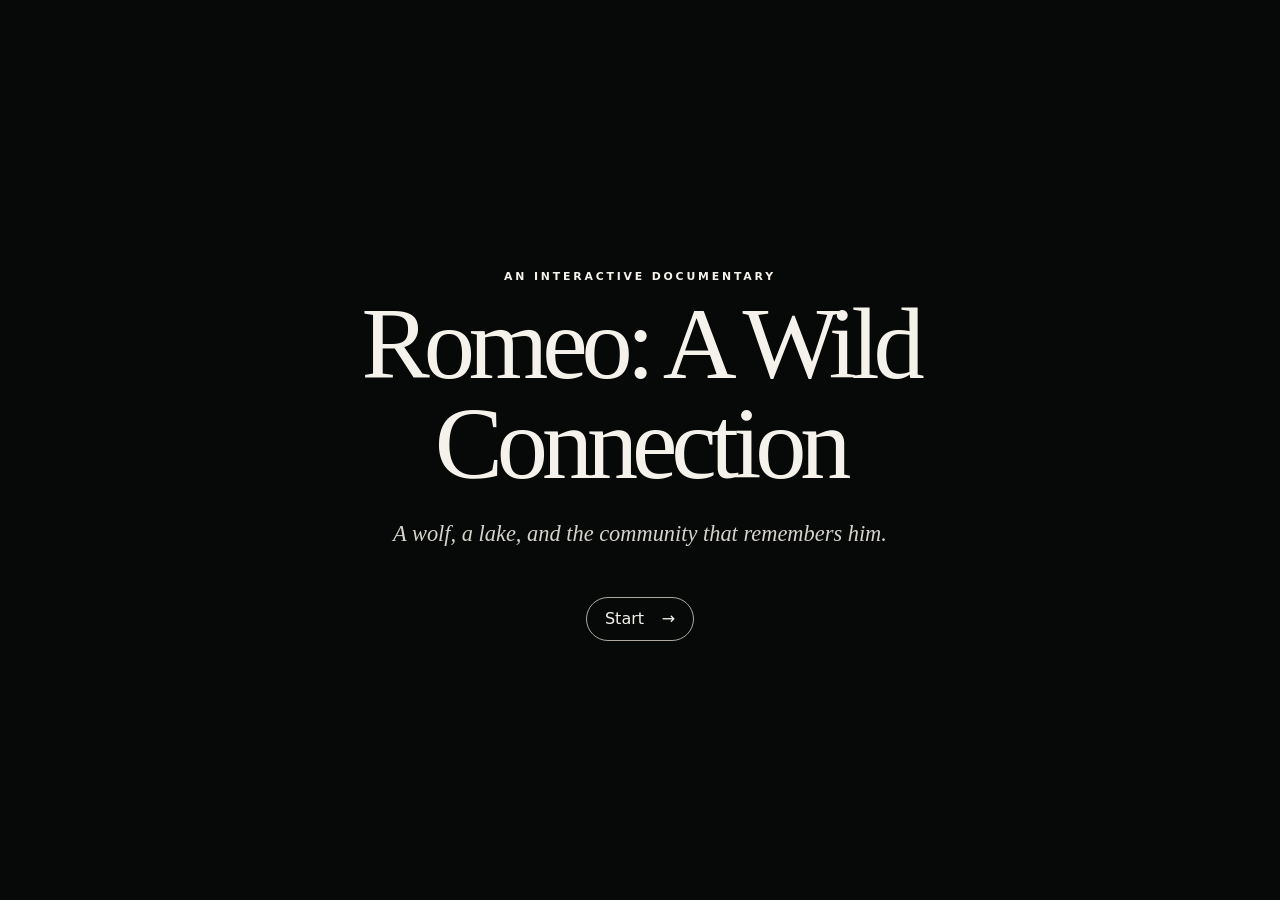
<file: index.html>
<!doctype html>
<html lang="en">
<head>
<meta charset="utf-8">
<meta name="viewport" content="width=device-width, initial-scale=1">
<meta name="description" content="Follow the pawprints of Romeo, a wild wolf remembered by the community of Juneau, Alaska.">
<title>Romeo: A Wild Connection</title>
<link rel="stylesheet" href="opening.css">
<link rel="stylesheet" href="location.css">
</head>
<body class="title-page">
<main class="title-copy">
<p class="eyebrow">An interactive documentary</p>
<h1>Romeo: A Wild Connection</h1>
<p class="subtitle">A wolf, a lake, and the community that remembers him.</p>
<a class="start" href="footprints.html">Start <span aria-hidden="true">→</span></a>
</main>
<script src="ambience.js"></script>
</body>
</html>
</file>
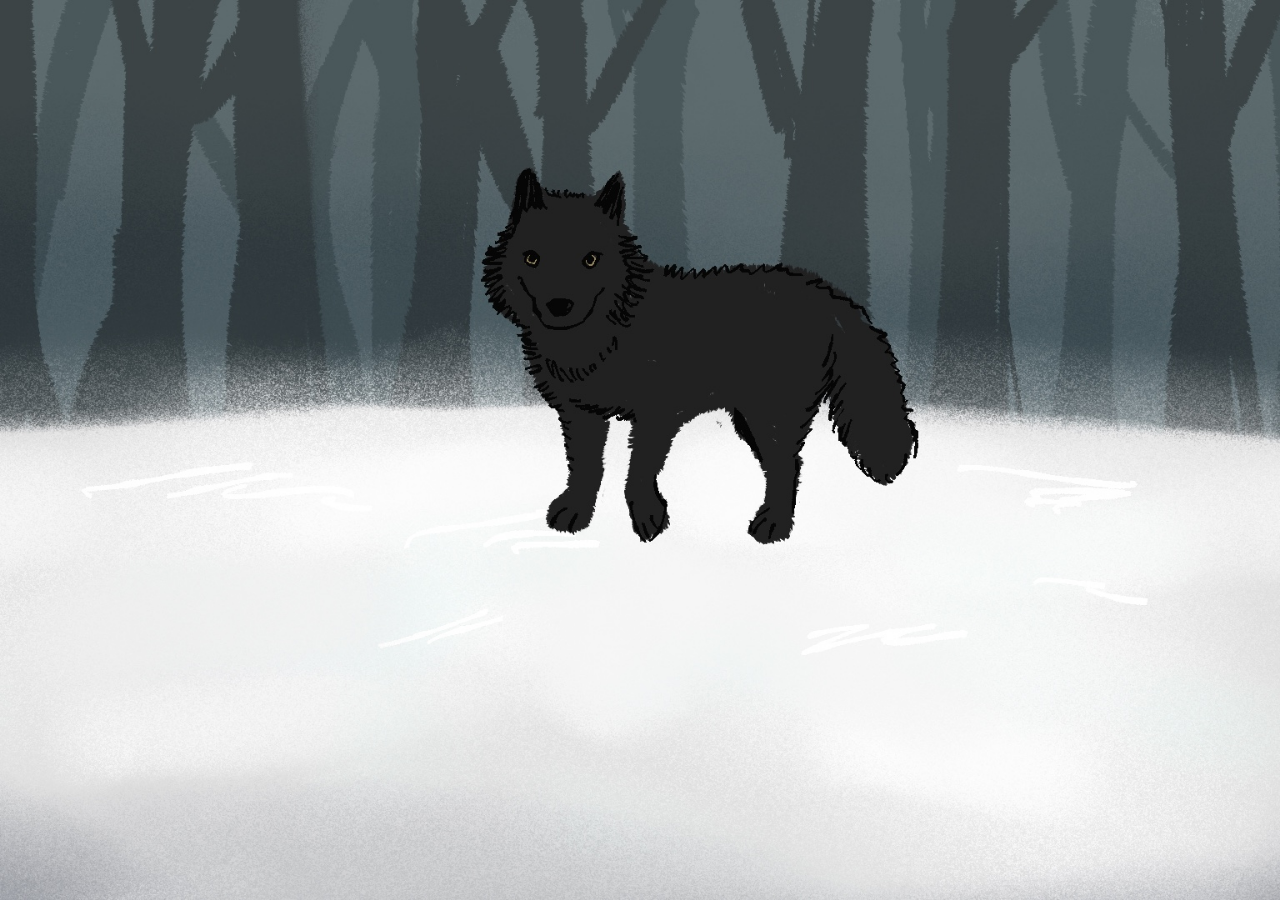
<file: 01.html>
<!doctype html>
<html lang="en"><head><meta charset="utf-8"><meta name="viewport" content="width=device-width,initial-scale=1"><meta http-equiv="refresh" content="0; url=wolf.html"><link rel="canonical" href="wolf.html"><title>01 — Where the Story Begins · Romeo</title></head><body><a href="wolf.html">Open Chapter 01</a></body></html>
</file>
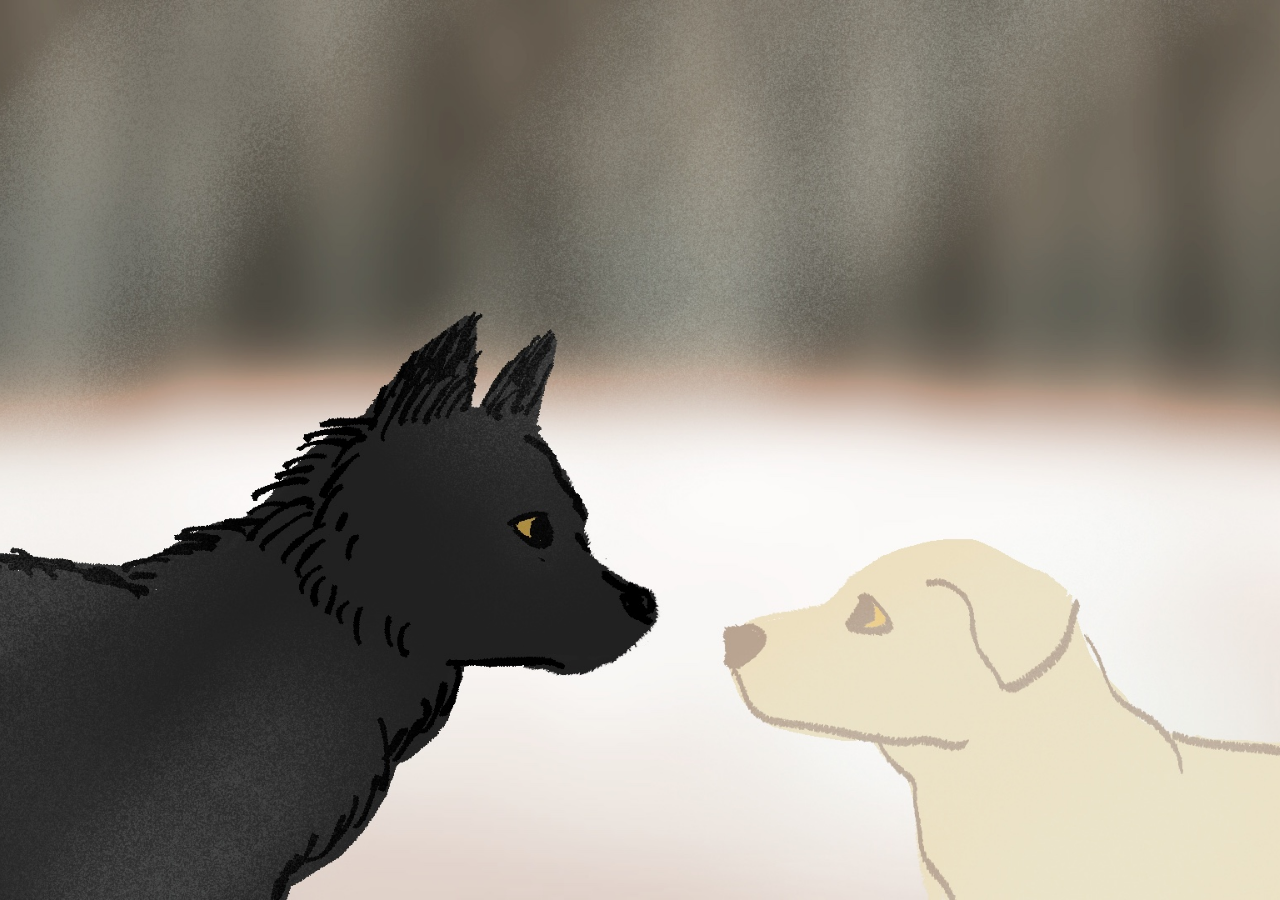
<file: 02.html>
<!doctype html><html lang="en"><head><meta charset="utf-8"><meta name="viewport" content="width=device-width,initial-scale=1"><meta http-equiv="refresh" content="0; url=wolf.html#friendship"><link rel="canonical" href="wolf.html#friendship"><title>Chapter 02 · Romeo</title></head><body><a href="wolf.html#friendship">Open Chapter 02</a></body></html>
</file>
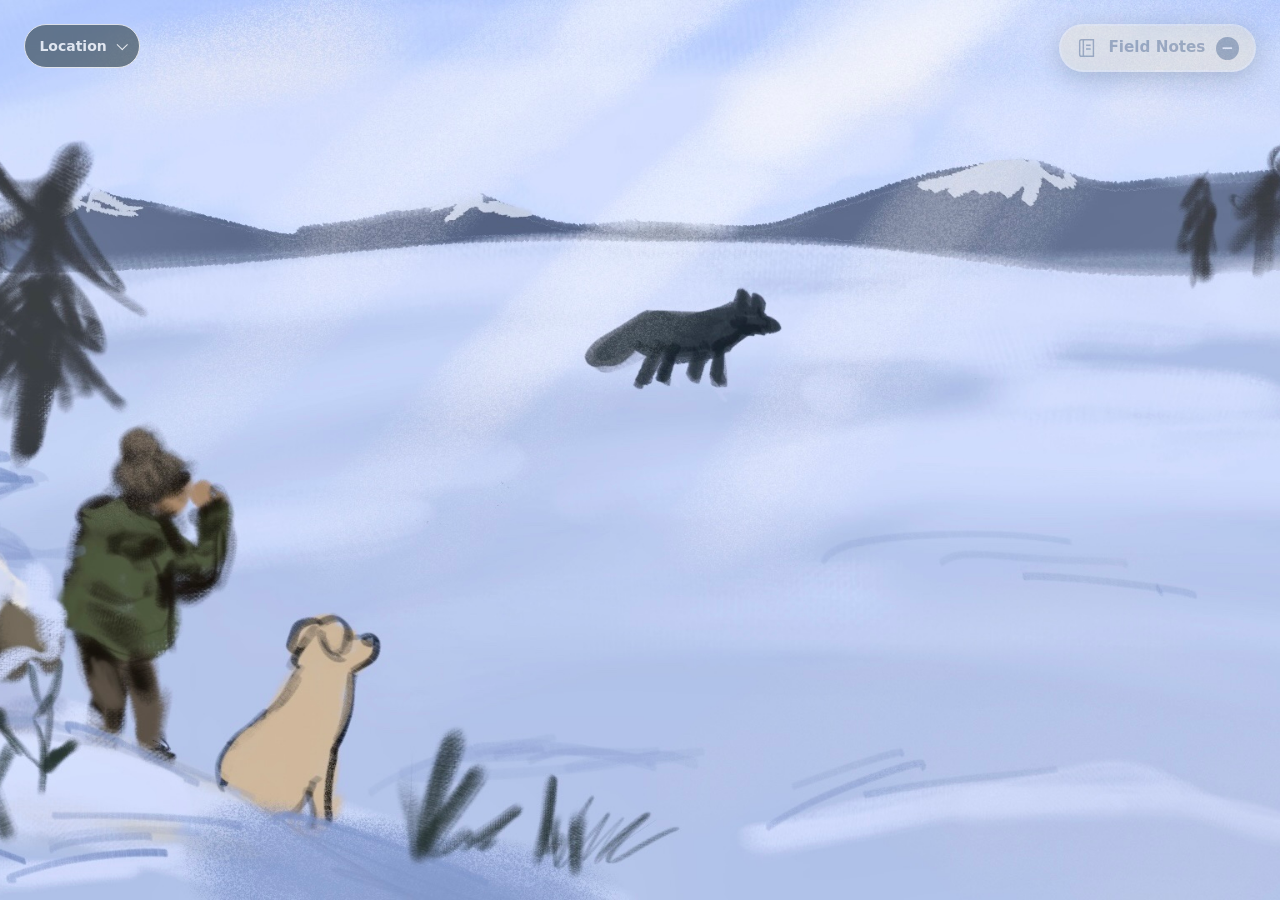
<file: 03.html>
<!doctype html><html lang="en"><head><meta charset="utf-8"><meta name="viewport" content="width=device-width,initial-scale=1"><meta http-equiv="refresh" content="0; url=wolf.html#coexistence"><link rel="canonical" href="wolf.html#coexistence"><title>Chapter 03 · Romeo</title></head><body><a href="wolf.html#coexistence">Open Chapter 03</a></body></html>
</file>
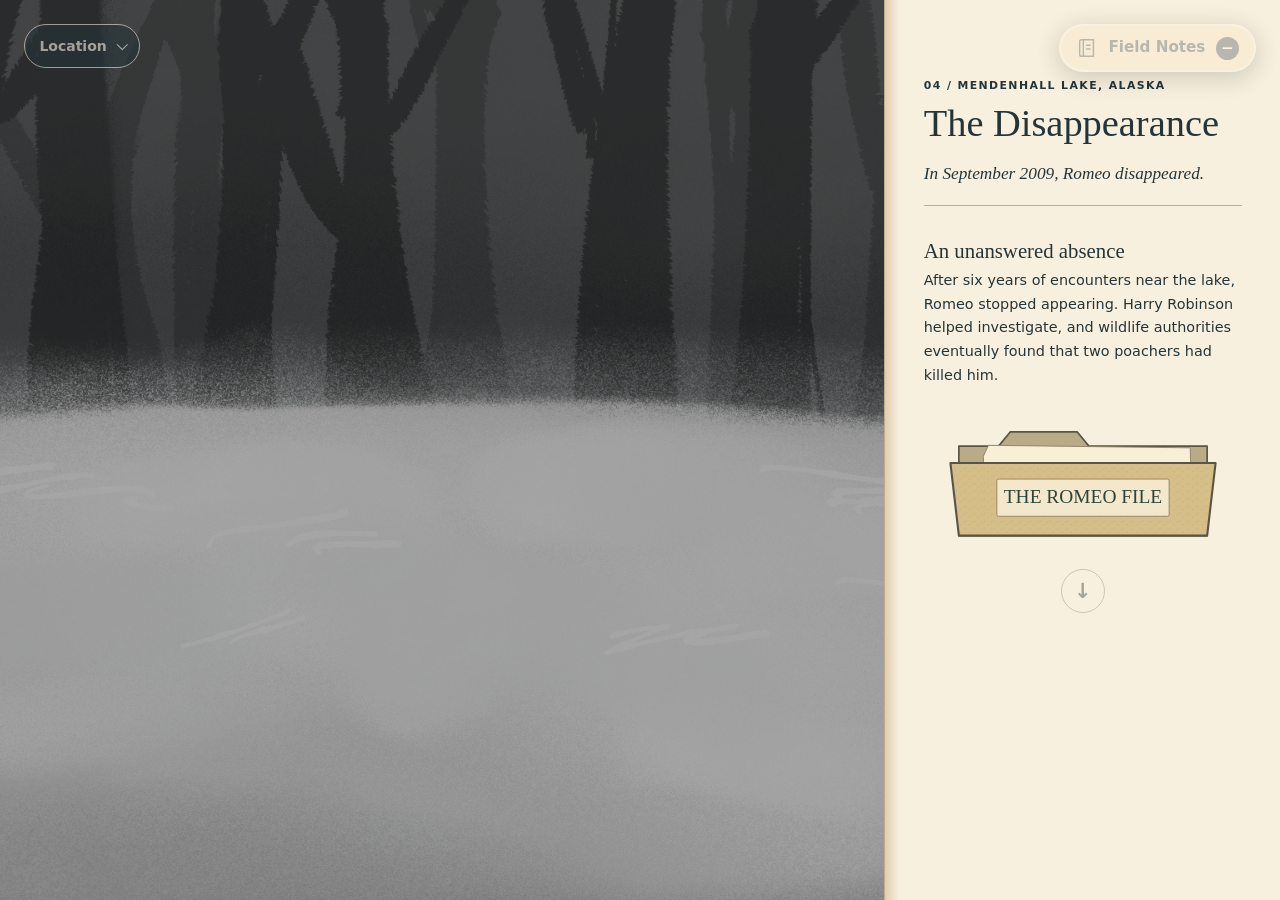
<file: 04.html>
<!doctype html><html lang="en"><head><meta charset="utf-8"><meta name="viewport" content="width=device-width,initial-scale=1"><meta http-equiv="refresh" content="0; url=wolf.html#disappearance"><link rel="canonical" href="wolf.html#disappearance"><title>Chapter 04 · Romeo</title></head><body><a href="wolf.html#disappearance">Open Chapter 04</a></body></html>
</file>
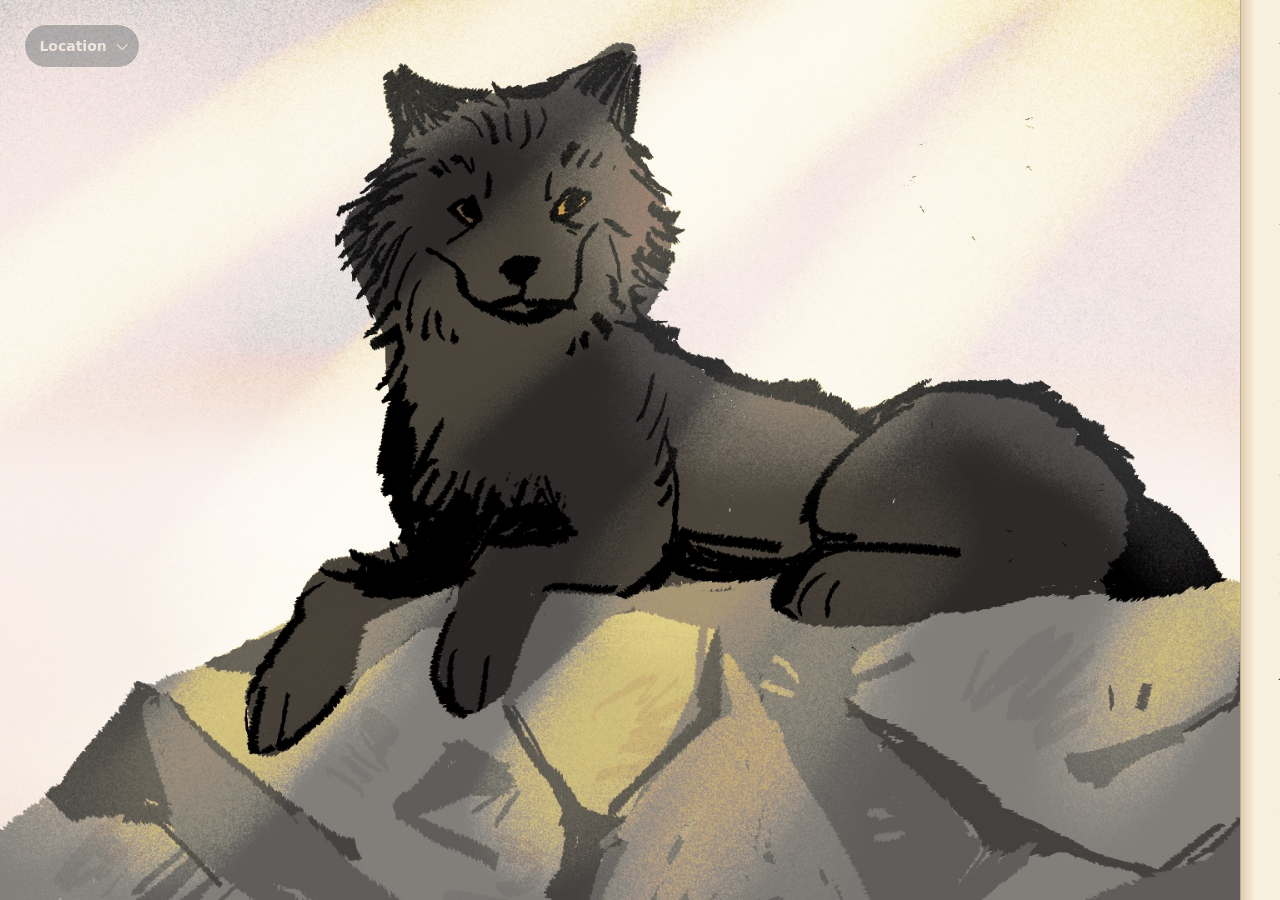
<file: 05.html>
<!doctype html><html lang="en"><head><meta charset="utf-8"><meta name="viewport" content="width=device-width,initial-scale=1"><meta http-equiv="refresh" content="0; url=wolf.html#coming-home"><link rel="canonical" href="wolf.html#coming-home"><title>Chapter 05 · Romeo</title></head><body><a href="wolf.html#coming-home">Open Chapter 05</a></body></html>
</file>
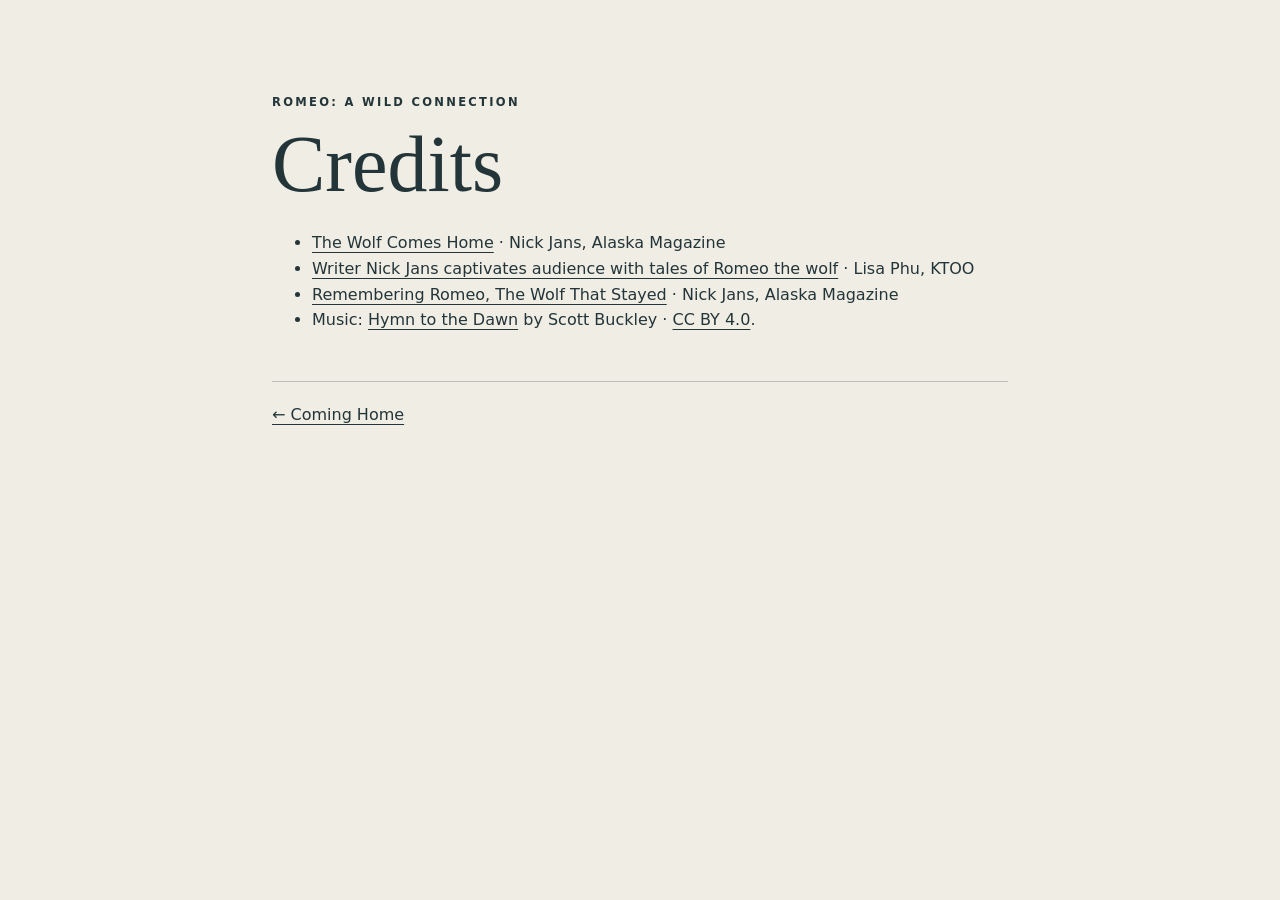
<file: credits.html>
<!doctype html>
<html lang="en">
<head>
<meta charset="utf-8">
<meta name="viewport" content="width=device-width,initial-scale=1">
<title>Credits · Romeo</title>
<link rel="stylesheet" href="chapters.css">
</head>
<body>
<main>
<p class="label">Romeo: A Wild Connection</p>
<h1>Credits</h1>
<ul>
<li><a href="https://alaskamagazine.com/authentic-alaska/wildlife-nature/the-wolf-comes-home/">The Wolf Comes Home</a> · Nick Jans, Alaska Magazine</li>
<li><a href="https://www.ktoo.org/2015/10/22/writer-nick-jans-captivates-audience-tales-romeo-wolf/">Writer Nick Jans captivates audience with tales of Romeo the wolf</a> · Lisa Phu, KTOO</li>
<li><a href="https://alaskamagazine.com/authentic-alaska/wildlife-nature/remembering-romeo-the-wolf-that-stayed/">Remembering Romeo, The Wolf That Stayed</a> · Nick Jans, Alaska Magazine</li>
<li>Music: <a href="https://www.scottbuckley.com.au/library/hymn-to-the-dawn/">Hymn to the Dawn</a> by Scott Buckley · <a href="https://creativecommons.org/licenses/by/4.0/">CC BY 4.0</a>.</li>
</ul>
<nav class="pager" aria-label="Story navigation"><a href="wolf.html#coming-home">← Coming Home</a></nav>
</main>
</body>
</html>
</file>
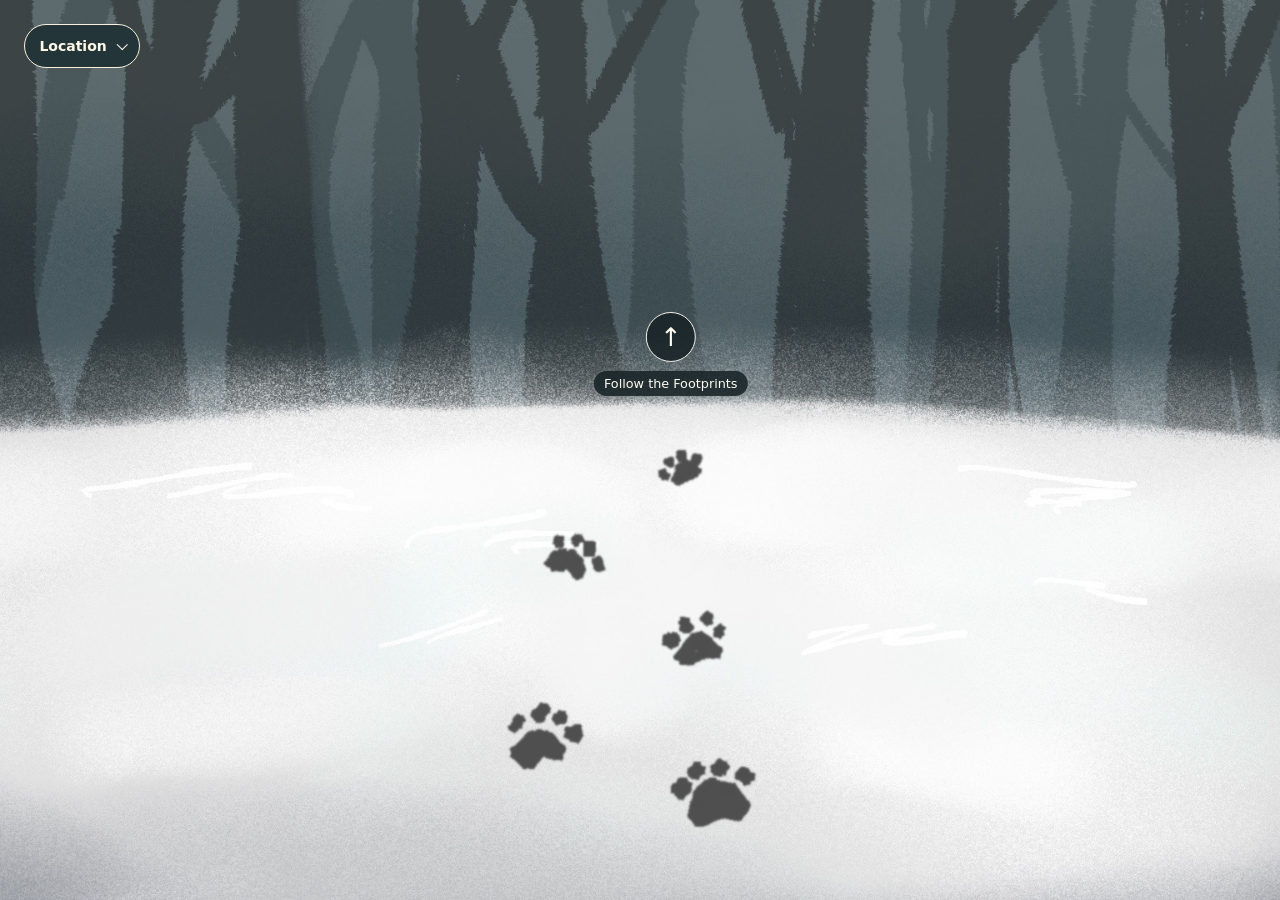
<file: footprints.html>
<!doctype html>
<html lang="en">
<head>
<meta charset="utf-8">
<meta name="viewport" content="width=device-width, initial-scale=1">
<meta name="description" content="Follow the pawprints of Romeo, a wild wolf remembered by the community of Juneau, Alaska.">
<title>Follow the Footprints · Romeo</title>
<link rel="preload" href="assets/forest.jpg" as="image">
<link rel="preload" href="assets/romeo-encounter-hd.jpg" as="image">
<link rel="stylesheet" href="opening.css">
<script>if (new URLSearchParams(location.search).get('from') === 'lake') document.documentElement.classList.add('backtrack');</script>
<link rel="stylesheet" href="location.css">
</head>
<body class="forest-page">
<nav class="location-nav" aria-label="Story location">
<details class="location-menu">
<summary><span>Location</span><span class="location-chevron" aria-hidden="true"></span></summary>
<ul>
<li><a href="index.html"><span class="location-dot" aria-hidden="true"></span><span>Main Menu</span></a></li>
<li><a href="footprints.html" aria-current="page"><span class="location-dot" aria-hidden="true"></span><span>Footprints</span></a></li>
<li><a href="wolf.html"><span class="location-dot" aria-hidden="true"></span><span>01 · The Encounter</span></a></li>
<li><a href="wolf.html#friendship"><span class="location-dot" aria-hidden="true"></span><span>02 · An Unexpected Friendship</span></a></li>
<li><a href="wolf.html#coexistence"><span class="location-dot" aria-hidden="true"></span><span>03 · A Fragile Coexistence</span></a></li>
<li><a href="wolf.html#disappearance"><span class="location-dot" aria-hidden="true"></span><span>04 · The Disappearance</span></a></li>
<li><a href="wolf.html#coming-home"><span class="location-dot" aria-hidden="true"></span><span>05 · Coming Home</span></a></li>
</ul>
</details>
</nav>
<main class="forest" aria-label="Follow the trail through the snowy forest">
<div class="scene" aria-hidden="true"><svg class="scene-art" viewBox="0 0 1920 1080" preserveAspectRatio="xMidYMax slice" aria-hidden="true">
<defs>
<image id="print" href="assets/pawprints.png" width="1920" height="1080"/>
<clipPath id="c1"><rect x="981" y="902" width="132" height="104"/></clipPath>
<clipPath id="c2"><rect x="790" y="831" width="113" height="104"/></clipPath>
<clipPath id="c3"><rect x="974" y="721" width="102" height="89"/></clipPath>
<clipPath id="c4"><rect x="833" y="629" width="99" height="81"/></clipPath>
<clipPath id="c5"><rect x="970" y="529" width="76" height="65"/></clipPath>
</defs>
<image href="assets/forest.jpg" width="1920" height="1080"/>
<use class="paw" style="--delay:.35s" href="#print" clip-path="url(#c1)"/>
<use class="paw" style="--delay:.8s" href="#print" clip-path="url(#c2)"/>
<use class="paw" style="--delay:1.25s" href="#print" clip-path="url(#c3)"/>
<use class="paw" style="--delay:1.7s" href="#print" clip-path="url(#c4)"/>
<use class="paw" style="--delay:2.15s" href="#print" clip-path="url(#c5)"/>
</svg></div>
<img class="arrival-scene" src="assets/romeo-encounter-hd.jpg" alt="" aria-hidden="true">
<a href="wolf.html?from=trail" class="follow"><span class="arrow" aria-hidden="true">↑</span><span>Follow the Footprints</span></a>
</main>
<script src="opening.js"></script>
<script src="location.js"></script>
<script src="ambience.js"></script>
</body>
</html>
</file>
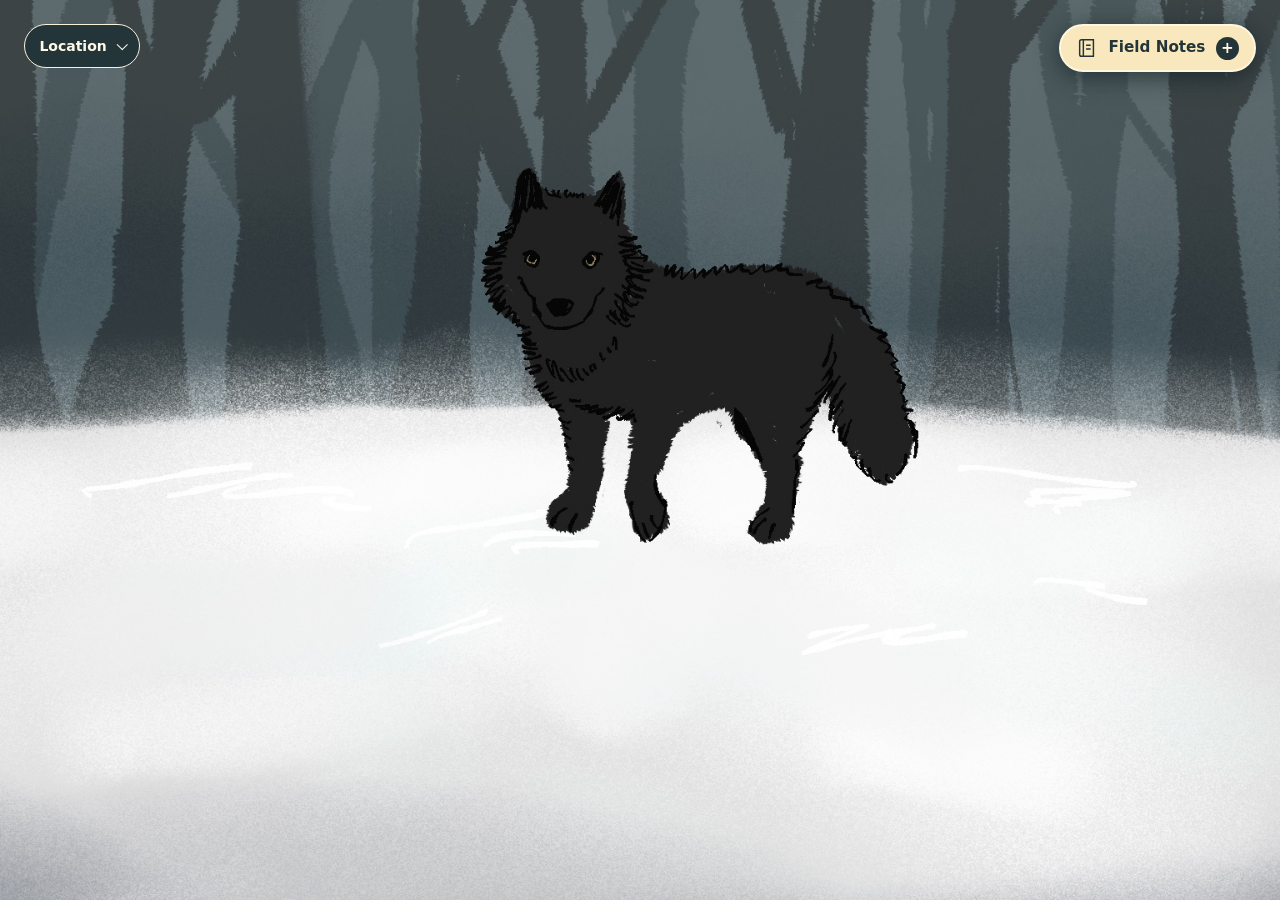
<file: wolf.html>
<!doctype html>
<html lang="en">
<head>
<meta charset="utf-8">
<meta name="viewport" content="width=device-width,initial-scale=1">
<title>01 — Where the Story Begins · Romeo</title>
<link rel="stylesheet" href="wolf.css">
<script>document.documentElement.dataset.romeoEntry = location.hash.slice(1);</script>
<script>if (new URLSearchParams(location.search).get("from") === "trail") document.documentElement.classList.add("from-trail");</script>
<link rel="stylesheet" href="location.css">
</head>
<body>
<nav class="location-nav" aria-label="Story location">
<details class="location-menu">
<summary><span>Location</span><span class="location-chevron" aria-hidden="true"></span></summary>
<ul>
<li><a href="index.html"><span class="location-dot" aria-hidden="true"></span><span>Main Menu</span></a></li>
<li><a href="footprints.html"><span class="location-dot" aria-hidden="true"></span><span>Footprints</span></a></li>
<li><a href="wolf.html" aria-current="page"><span class="location-dot" aria-hidden="true"></span><span>01 · The Encounter</span></a></li>
<li><a href="wolf.html#friendship"><span class="location-dot" aria-hidden="true"></span><span>02 · An Unexpected Friendship</span></a></li>
<li><a href="wolf.html#coexistence"><span class="location-dot" aria-hidden="true"></span><span>03 · A Fragile Coexistence</span></a></li>
<li><a href="wolf.html#disappearance"><span class="location-dot" aria-hidden="true"></span><span>04 · The Disappearance</span></a></li>
<li><a href="wolf.html#coming-home"><span class="location-dot" aria-hidden="true"></span><span>05 · Coming Home</span></a></li>
</ul>
</details>
</nav>
<main class="wolf-page" aria-label="Chapter 01: Where the Story Begins">
<div class="wolf-stage">
<img class="wolf-background" src="assets/romeo-encounter-hd.jpg" width="1920" height="1080" alt="Illustration of Romeo standing in a snowy forest">
<img class="friendship-art" src="assets/romeo-dakotah.jpg" width="1920" height="1080" alt="Illustration of Romeo and Dakotah facing each other in the snow">
<img class="coexistence-art" src="assets/romeo-frozen-lake-v2.jpg" width="1920" height="1080" alt="Illustration of a person and a dog watching Romeo from the shore of a frozen lake">
<img class="later-art" src="assets/forest.jpg" width="1920" height="1080" alt="Illustration of the snowy forest">
<img class="memorial-art" src="assets/romeo-coming-home.jpg" width="1920" height="1080" alt="Illustration of Romeo resting on a rock in warm light">
<button class="wolf-hotspot" type="button" aria-label="Open Field Notes about Romeo" aria-controls="encounter-notes" aria-expanded="false"></button>
</div>
<details class="field-notes" id="encounter-notes">
<summary><svg width="22" height="22" viewBox="0 0 24 24" fill="none" stroke="currentColor" stroke-width="1.6" aria-hidden="true"><path d="M6 3h13v18H6a2 2 0 0 1-2-2V5a2 2 0 0 1 2-2Zm2 0v18m3-12h5m-5 4h5"/></svg><span>Field Notes</span><span class="note-icon" aria-hidden="true"></span></summary>
<div class="note-body" tabindex="0" aria-label="Scrollable chapter notes">
<section class="note-chapter" id="encounter-chapter" aria-labelledby="chapter-title">
<div class="chapter-title">
<p class="label">01 / Mendenhall Lake, Alaska · 2003</p>
<h1 id="chapter-title">Where the Story Begins</h1>
<p class="lede">Wolf tracks near a house led out onto Mendenhall Lake.</p>
</div>
<section class="story-text">
<h2>Tracks in the snow</h2>
<p>In 2003, Nick Jans was living near Mendenhall Lake, outside Juneau, Alaska. Near his door, he noticed a set of wolf tracks leading out toward the lake.</p>
<p>At the end of the trail stood a lone black wolf.</p>
</section>
<div class="encounter-audio">
<button type="button" id="play-excerpt" aria-controls="ktoo-excerpt">▶ Play excerpt</button>
<span class="audio-time" aria-hidden="true">0:00 / 0:23</span>
<audio id="ktoo-excerpt" preload="none" src="assets/chapter01-excerpt.m4a"></audio>

</div>
<figure class="note-map">
<svg viewBox="0 0 720 540" role="img" aria-labelledby="lake-label">
<title id="lake-label">Hand-drawn map of Alaska showing Mendenhall Lake near Juneau</title>
<defs>
<linearGradient id="water" x2="0" y2="1"><stop stop-color="#273d3a"/><stop offset="1" stop-color="#182d2c"/></linearGradient>
<path id="alaska" d="M288 63L309 65 322 57 334 37 354 32 369 24 388 22 399 12 408 26 421 26 432 40 452 44 478 52 500 54 516 58 530 68 541 316 554 319 569 314 578 327 592 340 605 349 613 344 625 340 640 354 645 368 658 378 665 390 686 398 699 410 710 415 707 431 695 427 682 416 671 419 665 404 651 397 644 385 630 374 622 363 607 361 595 349 579 342 565 330 546 331 531 327 512 327 494 317 475 321 467 308 454 317 451 305 441 291 431 303 419 303 414 315 401 327 393 341 378 340 370 350 381 355 372 365 357 375 340 382 327 391 311 399 290 410 261 419 248 426 230 428 244 414 263 409 278 396 292 390 308 379 321 374 330 356 339 338 324 347 315 339 308 349 300 341 286 339 277 330 278 317 272 303 258 303 250 294 252 282 242 277 248 268 240 258 250 244 260 234 273 230 279 220 299 217 314 208 312 195 317 183 302 188 290 182 270 183 260 176 255 159 248 147 266 137 284 133 297 137 307 146 320 139 334 146 338 140 319 129 306 120 302 105 296 96 295 85 284 78Z"/>
<clipPath id="land-mask"><use href="#alaska"/></clipPath>
</defs>
<rect width="720" height="540" fill="url(#water)"/>
<use href="#alaska" fill="#8ca297" stroke="#d1dbbd" stroke-width="2" stroke-linejoin="round"/>
<g fill="#8ca297" stroke="#d1dbbd" stroke-width="1.3">
<path d="M192 181l8 3 6 1 10 11 5 4-5 4-13-10-11-3zM216 283l13 2 6 8-10 1zM603 358l9 4 5 10-6 5-9-12zM623 377l10 6 1 13-7-4-5-10zM642 391l8 1 6 14-7 2-9-11zM656 410l6-1 7 9-6 4zM672 424l10-4 8 10-6 6z"/>
<path d="M227 426l-15 7-14-1 9-5zM192 438l-13 5-8-2 10-5zM169 438l-8 8-12 1 8-6zM146 449l-10 3-8-2 9-3zM113 452l8-2-3 3zM82 449l10 1-4 2zM46 442l14-3 5 5-10 2z"/>
</g>
<g clip-path="url(#land-mask)" fill="none" stroke="#314e47" opacity=".28" stroke-width="2">
<path d="M210 147q122-76 246-38t146-2M213 166q122-76 246-38t146-2M215 186q122-76 246-38t146-2M215 267q100-57 209-27t150 8M219 281q100-57 209-27t150 8M224 295q100-57 209-27t150 8M347 318q100-57 209-27t150 8"/>
</g>
<text x="393" y="218" text-anchor="middle" fill="#203a35" font-family="Georgia,serif" font-size="29" letter-spacing="5">ALASKA</text>
<g fill="none" stroke="#f0ba68" stroke-width="3">
<circle cx="629" cy="356" r="28"/><path d="M629 390v93H385" stroke-dasharray="2 8" stroke-linecap="round"/>
</g>
<circle cx="629" cy="356" r="7" fill="#f0ba68"/>
<text x="44" y="493" fill="#fcf1d4" font-family="Georgia,serif" font-size="35">Mendenhall Lake</text>
</svg></figure>

<a class="next chapter-scroll turn-arrow" href="wolf.html#friendship" aria-label="Turn to chapter 02"><span aria-hidden="true">↓</span></a>
</section>
<section class="note-chapter friendship-chapter" id="friendship" aria-labelledby="friendship-title" hidden>
<p class="label">02 / Mendenhall Lake, Alaska</p>
<h1 id="friendship-title">An Unexpected Friendship</h1>
<p class="lede">The black wolf kept coming back. Soon, Nick and Sherrie Jans began to see who he was waiting for.</p>
<div class="story-text">
<h2>Waiting for Dakotah</h2>
<p>Nick Jans recalls seeing the wolf near his home on many mornings. Sometimes the tracks led right up to the door. The wolf had taken an interest in Dakotah, the family’s yellow Labrador.</p>
<h2>A name that stuck</h2>
<p>Sherrie was protective of Dakotah. One morning, she saw the wolf curled up in the yard, waiting for Dakotah to come out. Sherrie called him the Romeo wolf, and the name stuck.</p>
</div>
<div class="encounter-audio" data-start="0" data-end="35">
<button type="button" aria-controls="friendship-excerpt">▶ Play excerpt</button>
<span class="audio-time" aria-hidden="true">0:00 / 0:35</span>
<audio id="friendship-excerpt" preload="none" src="assets/chapter02-excerpt.m4a"></audio>
</div>
<a class="next chapter-scroll turn-arrow" href="wolf.html#coexistence" aria-label="Turn to chapter 03"><span aria-hidden="true">↓</span></a>
</section>
<section class="note-chapter" id="coexistence" aria-labelledby="coexistence-title" hidden>
<p class="label">03 / Mendenhall Lake, Alaska</p>
<h1 id="coexistence-title">A Fragile Coexistence</h1>
<p class="lede">As word spread, people came to Mendenhall Lake hoping to catch a glimpse of Romeo.</p>
<div class="story-text">
<h2>Sharing the ice</h2>
<p>Romeo became a familiar sight around the lake, but every encounter happened on his terms. Nick Jans recalled one afternoon when he lay down on the ice with his dog Gus. Romeo rested nearby, close enough to share the quiet and far enough to leave whenever he wanted.</p>
<h2>A voice across the lake</h2>
<p>Other residents knew Romeo by sound. At night, his howls carried across the lake and could sometimes be heard from the West Glacier Trail.</p>
</div>
<div class="encounter-audio" data-start="0" data-end="38">
<button type="button" aria-controls="coexistence-excerpt">▶ Play excerpt</button>
<span class="audio-time" aria-hidden="true">0:00 / 0:38</span>
<audio id="coexistence-excerpt" preload="none" src="assets/chapter03-excerpt.m4a"></audio>
</div>
<a class="next chapter-scroll turn-arrow" href="wolf.html#disappearance" aria-label="Turn to chapter 04"><span aria-hidden="true">↓</span></a>
</section>
<section class="note-chapter" id="disappearance" aria-labelledby="disappearance-title" hidden>
<p class="label">04 / Mendenhall Lake, Alaska</p>
<h1 id="disappearance-title">The Disappearance</h1>
<p class="lede">In September 2009, Romeo disappeared.</p>
<div class="story-text"><h2>An unanswered absence</h2><p>After six years of encounters near the lake, Romeo stopped appearing. Harry Robinson helped investigate, and wildlife authorities eventually found that two poachers had killed him.</p></div>
<div class="case-file">
<button type="button" class="folder-button" aria-label="Open the Romeo case file" aria-controls="romeo-poster" aria-expanded="false">
<svg class="case-folder" viewBox="0 0 360 166" aria-hidden="true">
<defs><pattern id="folder-grain" width="11" height="9" patternUnits="userSpaceOnUse"><path d="M1 2h1m6 5h1m-4 1h1" stroke="#5b513b" opacity=".23"/></pattern></defs>
<path d="M33 44h47l14-17h79l14 17h140v106H33z" fill="#b9ab86" stroke="#585546" stroke-width="2" stroke-linejoin="round"/>
<g class="folder-sheet"><path d="M62 56l6-13 239 3 2 89-245 1z" fill="#f8efd7" stroke="#8a7c5f"/></g>
<g class="folder-flap">
<path d="M23 64h314l-10 86H33z" fill="#d6be89" stroke="#585546" stroke-width="2.5" stroke-linejoin="round"/>
<path d="M23 64h314l-10 86H33z" fill="url(#folder-grain)"/>
<rect x="78" y="83" width="204" height="44" rx="2" fill="#f4e8cc" stroke="#8d7960"/>
<text x="180" y="111" text-anchor="middle" fill="#2e433b" font-family="Georgia,serif" font-size="23">THE ROMEO FILE</text>
</g>
</svg>
</button>
<div class="poster-reveal" id="romeo-poster" aria-hidden="true" inert>
<div class="poster-window">
<article class="missing-poster" aria-label="Illustrated missing-wolf poster">
<p class="label">September 2009 · Juneau, Alaska</p>
<h2>Missing: Romeo</h2>
<img src="assets/romeo-poster-portrait.png" width="592" height="598" alt="Close-up of a black wolf in falling snow">
<p>Wild black wolf last seen near Mendenhall Lake.</p>
<small>Illustrated notice based on published reporting.</small>
</article>
</div>
</div>
</div>
<a class="next chapter-scroll turn-arrow" href="wolf.html#coming-home" aria-label="Turn to chapter 05"><span aria-hidden="true">↓</span></a>
</section>
<section class="note-chapter" id="coming-home" aria-labelledby="coming-home-title" hidden>
<p class="label">05 / Mendenhall Lake, Alaska</p>
<h1 id="coming-home-title">Coming Home</h1>
<p class="lede">Romeo never returned to the lake, but Juneau kept his story.</p>
<div class="story-text">
<h2>A place to remember</h2>
<p>Nick Jans helped bring Romeo’s story back to Mendenhall Lake. In 2017, an exhibit opened at the Mendenhall Glacier Visitor Center, where visitors could hear Romeo’s recorded howls and see a bronze cast of his paw print.</p>
<p>The tracks that first led Jans out to the ice were long gone. A single paw print now helps people remember the wolf who left them.</p>
</div>
<div class="memorial-paw" aria-hidden="true">
<svg viewBox="0 0 96 96" focusable="false">
<defs><linearGradient id="memorial-bronze" x1="0%" x2="100%" y1="0%" y2="100%"><stop stop-color="#d7ad65"/><stop offset="1" stop-color="#76502d"/></linearGradient></defs>
<g fill="url(#memorial-bronze)" stroke="#795333" stroke-width="1.2">
<path d="M27 60c5-4 10-17 21-17s16 13 21 17c8 6 10 13 5 20-5 6-13 4-19 2-5-2-9-2-14 0-7 2-15 4-20-2-5-7-2-14 6-20Z"/>
<ellipse cx="19" cy="42" rx="8" ry="12" transform="rotate(-27 19 42)"/>
<ellipse cx="36" cy="29" rx="8" ry="13" transform="rotate(-9 36 29)"/>
<ellipse cx="58" cy="29" rx="8" ry="13" transform="rotate(8 58 29)"/>
<ellipse cx="76" cy="42" rx="8" ry="12" transform="rotate(25 76 42)"/>
</g>
</svg>
</div>
<div class="encounter-audio" data-start="0" data-end="29.239">
<button type="button" aria-controls="memorial-excerpt">▶ Play excerpt</button>
<span class="audio-time" aria-hidden="true">0:00 / 0:29</span>
<audio id="memorial-excerpt" preload="none" src="assets/chapter05-excerpt.m4a"></audio>
</div>
<p><a href="credits.html">Credits</a></p>
</section>
</div>
</details>
</main>
<script src="wolf.js"></script>
<script src="location.js"></script>
<script src="ambience.js"></script>
</body>
</html>
</file>
<file: opening.css>
*{box-sizing:border-box}
body{margin:0;background:#070808;color:#f5f2eb;font:16px system-ui,sans-serif}
.title-page{min-height:100svh;display:grid;place-items:center;padding:1.5rem}
.title-copy{text-align:center;max-width:60rem;animation:appear .65s ease-out both}
.eyebrow{letter-spacing:.26em;text-transform:uppercase;font-size:.68rem;font-weight:650}
h1{font:400 clamp(3rem,8vw,7.1rem)/.98 Georgia,serif;letter-spacing:-.06em;margin:.65rem 0 1.2rem;text-wrap:balance}
.subtitle{font:italic clamp(1rem,2.2vw,1.4rem)/1.5 Georgia,serif;color:#d5d3cb;text-wrap:balance}
.start{display:inline-flex;align-items:center;gap:1.1rem;margin-top:1.5rem;border:1px solid #aeaaa0;border-radius:999px;padding:.7rem 1.15rem;color:inherit;text-decoration:none}
.start:hover{background:#f5f2eb;color:#070808}
a:focus-visible{outline:3px solid #e1c882;outline-offset:5px}
.forest{height:100svh;position:relative;overflow:hidden;isolation:isolate;animation:appear .7s ease-out both}
.scene{display:block;position:absolute;inset:0;width:100%;height:100%;transform-origin:52.4% 49%;transition:transform .95s cubic-bezier(.55,.06,.77,.6),filter .95s ease-in}
.paw{opacity:0;animation:appear .42s ease-out both;animation-delay:var(--delay)}
@keyframes appear{from{opacity:0}to{opacity:1}}
.follow{position:absolute;left:52.4%;top:44%;translate:-50% -100%;display:grid;justify-items:center;gap:.55rem;color:#fffdf2;text-decoration:none;font-size:.8rem;white-space:nowrap;animation:appear .45s 2.63s both}
.follow:focus-visible{animation:none}
.arrow{display:grid;place-items:center;width:50px;height:50px;border-radius:50%;border:1px solid #f5f2eb;background:#172327de;font-size:1.6rem;transition:transform .2s,background .2s}
.follow span:last-child{padding:.32rem .65rem;border-radius:20px;background:#172327de}
.follow:hover .arrow,.follow:focus-visible .arrow{transform:translateY(-4px);background:#070808}
.forest.travel .scene{transform:scale(2.4);filter:brightness(0)}
.forest.travel .follow{animation:none;opacity:0;transition:opacity .2s;pointer-events:none}
@media(prefers-reduced-motion:reduce){.title-copy,.forest,.paw,.follow{animation:none;opacity:1}.arrow,.scene{transition:none}}

.backtrack .forest-page{background:#313f41}
.backtrack .forest{animation:none;background:url("assets/forest.jpg") center bottom/cover no-repeat}
.backtrack .scene-art{animation:backtrack .85s cubic-bezier(.22,.58,.35,1) both}
@keyframes backtrack{from{transform:scale(1.17)}to{transform:scale(1)}}
.backtrack .paw{animation-delay:calc(2.35s - var(--delay))}
.backtrack .follow{animation-delay:1.95s}
@media(prefers-reduced-motion:reduce){.backtrack .scene-art,.backtrack .paw,.backtrack .follow{animation:none;opacity:1}}

.forest-page{background:#313f41 url("assets/forest.jpg") center bottom/cover no-repeat}
.scene{transition:transform .92s cubic-bezier(.32,.08,.27,1)}
.arrival-scene{position:absolute;inset:0;width:100%;height:100%;object-fit:cover;object-position:center bottom;opacity:0;transition:opacity .49s ease .41s;pointer-events:none}
.forest.travel .scene{transform:scale(1.42);filter:none}
.forest.travel .arrival-scene{opacity:1}
.backtrack .paw,.backtrack .follow{animation-delay:0s}

.scene-art{display:block;width:100%;height:100%;transform-origin:52.4% 49%}
</file>
<file: location.css>
.location-nav{position:fixed;z-index:20;top:clamp(.8rem,3vw,1.5rem);left:clamp(.8rem,3vw,1.5rem);color:#fff9e8;font:14px/1.35 system-ui,sans-serif}
.location-menu>summary{display:flex;align-items:center;gap:.65rem;width:max-content;min-height:44px;padding:.55rem .9rem;background:#243539;border:1px solid #f9f1db;border-radius:999px;font-weight:650;list-style:none;cursor:pointer}
.location-menu>summary::-webkit-details-marker{display:none}
.location-chevron{width:.48rem;height:.48rem;border:solid currentColor;border-width:0 1.5px 1.5px 0;transform:rotate(45deg) translateY(-2px);transition:transform .2s ease}
.location-menu[open] .location-chevron{transform:rotate(225deg) translate(-1px,-1px)}
.location-menu>ul{list-style:none;width:min(18rem,calc(100vw - 2rem));margin:.5rem 0 0;padding:.4rem;background:#202f31;border:1px solid #b6b5a2;border-radius:.75rem;box-shadow:0 12px 32px #0b16177a;max-height:calc(100svh - 5rem);overflow:auto}
.location-menu a{display:flex;align-items:center;gap:.65rem;padding:.55rem .65rem;min-height:40px;border-radius:.35rem;color:#f5efe1;text-decoration:none}
.location-menu a:hover,.location-menu>summary:hover{background:#394d50}
.location-menu a[aria-current="page"]{color:#ffe0a3;background:#374642;font-weight:700}
.location-dot{flex:0 0 .5rem;width:.5rem;height:.5rem;border:1px solid currentColor;border-radius:50%}
.location-menu a[aria-current="page"] .location-dot{background:#ffcf7e;border-color:#ffcf7e;box-shadow:0 0 0 3px #ffcf7e30}
.location-menu :focus-visible{outline:2px solid #ffe0a3;outline-offset:-2px}
.location-chapter main{padding-top:max(5.5rem,9vh)}
body:has(.forest.travel,.wolf-page.returning) .location-nav{opacity:0;pointer-events:none;transition:opacity .2s}
@media(prefers-reduced-motion:reduce){.location-chevron{transition:none}}

@keyframes control-in{from{opacity:0}to{opacity:1}}
.location-menu>summary,.start,.back,.field-notes>summary,.pager a,.encounter-audio button,.note-body .next{
  animation:control-in .48s ease-out .14s backwards;
}
.start{animation-delay:.42s}
.back{animation-delay:.32s}
.field-notes>summary{animation-delay:.24s}
.backtrack .follow{animation:control-in .48s ease-out .12s backwards}
.location-menu[open]>ul{animation:control-in .24s ease-out backwards}
.location-menu[open] li{animation:control-in .28s ease-out calc(var(--order,0) * 32ms) backwards}
.location-menu li:nth-child(2){--order:1}
.location-menu li:nth-child(3){--order:2}
.location-menu li:nth-child(4){--order:3}
.location-menu li:nth-child(5){--order:4}
.location-menu li:nth-child(6){--order:5}
.location-menu li:nth-child(7){--order:6}
:is(.start,.back,.field-notes>summary,.location-menu>summary,.pager a,.encounter-audio button,.note-body .next,.follow):focus-visible,
.forest.travel .follow,.wolf-page.returning :is(.back,.field-notes>summary){animation:none}
@media(prefers-reduced-motion:reduce){
.location-menu>summary,.start,.back,.field-notes>summary,.pager a,.encounter-audio button,.note-body .next,.backtrack .follow,.location-menu[open]>ul,.location-menu[open] li{animation:none}
}
</file>
<file: chapters.css>
*{box-sizing:border-box}
body{margin:0;min-height:100svh;background:#efede4;color:#243539;font:16px/1.6 system-ui,sans-serif}
a{color:inherit;text-underline-offset:4px}
a:focus-visible{outline:2px solid currentColor;outline-offset:4px}
header{display:flex;justify-content:space-between;align-items:center;gap:.75rem;padding:1rem max(4vw,1rem);border-bottom:1px solid #24353930}
.brand{font:1.55rem Georgia,serif;text-decoration:none}
header nav,.pager{display:flex;flex-wrap:wrap;gap:.35rem}
header nav a{display:grid;place-items:center;min-width:40px;min-height:44px;text-decoration:none;border-radius:50%;font-size:.8rem}
header nav a:hover{background:#24353915}
header nav a[aria-current]{background:#243539;color:#efede4}
main{width:min(46rem,100% - 2rem);margin:auto;padding:clamp(2rem,9vh,6rem) 0}
.number{font:clamp(4rem,13vw,9rem)/1 Georgia,serif;color:#526865}
.label{text-transform:uppercase;letter-spacing:.2em;font-size:.72rem;font-weight:650}
h1{font:clamp(2.3rem,7vw,5rem)/1.05 Georgia,serif;margin:.5rem 0 1.5rem}
.intro{max-width:36rem}
.pager{justify-content:space-between;gap:1rem;margin-top:3rem;padding-top:1.25rem;border-top:1px solid #24353940}
</file>
<file: wolf.css>
*{box-sizing:border-box}
body{margin:0;background:#202c2e;color:#243539;font:16px/1.55 system-ui,sans-serif}
.wolf-page{--rail:min(40vw,31rem);position:relative;display:grid;grid-template-columns:minmax(0,1fr) 0px;height:100svh;overflow:hidden;transition:grid-template-columns .44s cubic-bezier(.22,.8,.26,1)}
.wolf-page:has(.field-notes[open]){grid-template-columns:minmax(0,1fr) var(--rail)}
.wolf-stage{position:relative;min-width:0;min-height:0;overflow:hidden}
.wolf-background{display:block;width:100%;height:100%;object-fit:cover;object-position:54% 47%;animation:reveal .65s ease-out both}
@keyframes reveal{from{opacity:0}}
.back,.field-notes>summary{position:absolute;z-index:2;top:clamp(.8rem,3vw,1.5rem);display:flex;align-items:center;gap:.7rem;min-height:44px;padding:.5rem .9rem;background:#243539;color:#fff9e8;border:1px solid #f9f1db;border-radius:999px;font-size:.84rem;text-decoration:none;cursor:pointer;white-space:nowrap}
.back{left:clamp(.8rem,3vw,1.5rem)}
.field-notes>summary{right:clamp(.8rem,3vw,1.5rem);list-style:none}
.field-notes>summary::-webkit-details-marker{display:none}
.back:hover,.field-notes>summary:hover{background:#394d50}
.field-notes{min-width:0;height:100%;overflow:visible;background:#f8f0de}
.field-notes[open] .note-body{height:100svh;overflow:auto;overscroll-behavior:contain;padding:4.85rem clamp(1rem,3vw,2.5rem) 2rem;border-left:1px solid #c2aa85;background:linear-gradient(90deg,#e0cdb1 0,#f8f0de 14px,#f8f0de 100%)}
.note-icon::before{content:"+"}
.field-notes[open] .note-icon::before{content:"−"}
.label{margin:0;text-transform:uppercase;letter-spacing:.13em;font-size:.68rem;font-weight:650}
h1{font:clamp(1.8rem,3vw,2.65rem)/1.06 Georgia,serif;margin:.55rem 0}
.lede{font:italic 1.08rem/1.45 Georgia,serif}
.note-body h2{font:1.3rem Georgia,serif;margin:1.25rem 0 .35rem}
.story-text p{margin:0;font-size:.9rem;line-height:1.65}
.story-text,.encounter-audio,.chapter-sources{border-top:1px solid #bfae92;margin-top:1.2rem;padding-top:.8rem}
.encounter-audio{display:flex;align-items:center;gap:.6rem;flex-wrap:wrap}
.encounter-audio button{min-height:44px;border:0;border-radius:999px;padding:.55rem .85rem;background:#243539;color:#fff9e8;font:inherit;font-size:.83rem;cursor:pointer}
.encounter-audio a{flex-basis:100%;font-size:.78rem}
.audio-time{font-size:.75rem;font-variant-numeric:tabular-nums}
.note-map{margin:1.3rem 0 0}
.note-map svg{display:block;width:100%;height:auto;border-radius:.45rem}
.note-map figcaption,.chapter-sources,.next{font-size:.8rem}
.note-map figcaption{margin-top:.4rem}
.chapter-sources summary{cursor:pointer}
.chapter-sources ul{padding-left:1rem}
.next{display:inline-block;margin-top:1rem}
a{color:inherit;text-underline-offset:3px}
:focus-visible{outline:3px solid #a85f12;outline-offset:3px}
@media(max-width:680px){
.wolf-page{grid-template-columns:minmax(0,1fr);grid-template-rows:minmax(0,1fr) 0px;transition:grid-template-rows .34s ease}
.wolf-page:has(.field-notes[open]){grid-template-columns:minmax(0,1fr);grid-template-rows:minmax(0,1fr) 61svh}
.field-notes[open] .note-body{height:100%;padding:1rem 1.25rem 2rem;border-left:0;border-top:1px solid #c2aa85}
}
@media(prefers-reduced-motion:reduce){.wolf-page{transition:none}.wolf-background{animation:none}}

.back{top:auto;bottom:max(1rem,env(safe-area-inset-bottom));left:50%;translate:-50% 0;gap:.45rem;flex-direction:column;background:transparent;border:0;color:#152527;padding:.15rem;text-shadow:0 1px 2px #fff}
.back:hover{background:transparent}
.back>span:last-child{background:#fffdf2ed;padding:.24rem .65rem;border-radius:1rem}
.back-arrow{display:grid;place-items:center;width:48px;height:48px;border-radius:50%;background:#243539;color:#fff9e8;border:1px solid #fff9e8;font-size:1.5rem;text-shadow:none;box-shadow:0 3px 16px #10212455;transition:transform .2s}
.back:hover .back-arrow{transform:translateY(4px)}
.field-notes>summary{gap:.65rem;background:#f9e8bd;color:#243539;border:2px solid #fff6de;box-shadow:0 5px 24px #0b1a20a3;font-weight:750;font-size:.95rem;padding:.65rem .95rem}
.field-notes>summary:hover{background:#fff4d7}
.note-icon{display:grid;place-items:center;width:23px;height:23px;border-radius:50%;background:#243539;color:#fff9e8}
.note-map img{display:block;width:100%;height:auto;border:1px solid #ded5c3;border-radius:.45rem}
.wolf-page.returning{background:#243539 url("assets/forest.jpg") center 55%/cover no-repeat}
.wolf-page.returning .wolf-stage{pointer-events:none}
.wolf-page.returning .wolf-background{animation:pull-away .84s cubic-bezier(.24,.63,.36,1) both}
.wolf-page.returning .back,.wolf-page.returning .field-notes>summary{opacity:0;pointer-events:none;transition:opacity .2s}
@keyframes pull-away{from{transform:scale(1);opacity:1}to{transform:scale(.79);opacity:0}}
@media(prefers-reduced-motion:reduce){.back-arrow{transition:none}.wolf-page.returning .wolf-background{animation:none}}

/* Match the first frame of the return trail so the two pages read as one move. */
.wolf-page.returning{background:#313f41}
.wolf-page.returning .wolf-stage::before{content:"";position:absolute;inset:0;background:url("assets/forest.jpg") center bottom/cover no-repeat;transform-origin:52.4% 49%;animation:retreat-forest .7s cubic-bezier(.3,.26,.3,1) both}
.wolf-page.returning .wolf-background{position:relative;object-position:center bottom;transform-origin:52.4% 49%;animation:retreat-wolf .7s ease-out both}
@keyframes retreat-forest{from{transform:scale(1.38)}to{transform:scale(1.17)}}
@keyframes retreat-wolf{from{opacity:1;transform:scale(1)}to{opacity:0;transform:scale(.91)}}
@media(prefers-reduced-motion:reduce){.wolf-page.returning .wolf-background,.wolf-page.returning .wolf-stage::before{animation:none}}

.wolf-background{object-position:center bottom}
.from-trail body{background:#313f41 url("assets/romeo-encounter-hd.jpg") center bottom/cover no-repeat}
.from-trail .wolf-background{animation:none}
.wolf-page{transition-duration:.55s}
.field-notes[open] .note-body>*{animation:ink-in .35s .11s ease-out both}
@keyframes ink-in{from{opacity:0;transform:translateX(8px)}}
@media(prefers-reduced-motion:reduce){.field-notes[open] .note-body>*{animation:none}.wolf-page{transition:none}}

.wolf-stage{container-type:size}
.wolf-hotspot{
  --art-px:max(calc(100cqw / 1920),calc(100cqh / 1080));
  position:absolute;z-index:1;
  left:calc(50% - 194 * var(--art-px));
  top:calc(100% - 884 * var(--art-px));
  width:calc(536 * var(--art-px));height:calc(464 * var(--art-px));
  border:0;border-radius:1rem;background:transparent;cursor:pointer;
}
.wolf-hotspot:focus-visible{outline:3px solid #ffe0a3;outline-offset:3px}
.wolf-page.returning .wolf-hotspot{pointer-events:none}

.friendship-art{position:absolute;inset:0;display:block;width:100%;height:100%;object-fit:cover;object-position:55% bottom;opacity:0;pointer-events:none;transition:opacity .65s ease}
.chapter-two .friendship-art{opacity:1}
.wolf-page.returning .friendship-art{opacity:0}
.note-chapter{scroll-margin-top:1rem}
.note-chapter[hidden]{display:none}.note-chapter{min-height:calc(100svh - 7rem)}
.chapter-scroll{padding:.35rem 0;font-weight:650}
@media(max-width:680px){.note-chapter{min-height:54svh}}
@media(prefers-reduced-motion:reduce){.friendship-art{transition:none}}

.field-notes[open] .note-body>.note-chapter{animation:none}
.turn-hint{color:#54615b;font-size:.77rem;margin:.4rem 0 0}
.chapter-links{display:flex;gap:.8rem;flex-wrap:wrap}

.turn-arrow{display:grid;place-items:center;width:44px;height:44px;margin:1.25rem auto 0;padding:0;border:1px solid #788b7e;border-radius:50%;color:#243539;font-size:1.3rem;text-decoration:none;transition:background .2s,color .2s}
.turn-arrow:hover{background:#243539;color:#fcf1d4}

.later-art{position:absolute;inset:0;display:block;width:100%;height:100%;object-fit:cover;object-position:center bottom;opacity:0;pointer-events:none;transition:opacity .65s ease,filter .65s ease}
.wolf-page[data-chapter="3"] .later-art{opacity:1;filter:brightness(.74) saturate(.76)}
.wolf-page[data-chapter="4"] .later-art{opacity:1;filter:grayscale(.8) brightness(.65)}
.wolf-page[data-chapter="5"] .later-art{opacity:1;filter:sepia(.16) brightness(.94)}
@media(prefers-reduced-motion:reduce){.later-art{transition:none}}

.coexistence-art{position:absolute;inset:0;display:block;width:100%;height:100%;object-fit:cover;object-position:28% bottom;opacity:0;pointer-events:none;transition:opacity .65s ease}
.wolf-page[data-chapter="3"] .later-art{opacity:0}
.wolf-page[data-chapter="3"] .coexistence-art{opacity:1}
@media(prefers-reduced-motion:reduce){.coexistence-art{transition:none}}

html[data-romeo-entry="friendship"] .wolf-stage:not([data-art-managed]) .friendship-art,
html[data-romeo-entry="coexistence"] .wolf-stage:not([data-art-managed]) .coexistence-art,
html[data-romeo-entry="disappearance"] .wolf-stage:not([data-art-managed]) .later-art{opacity:1;transition:none}
html:is([data-romeo-entry="friendship"],[data-romeo-entry="coexistence"],[data-romeo-entry="disappearance"],[data-romeo-entry="coming-home"]) .wolf-stage:not([data-art-managed]) .wolf-background{opacity:0;animation:none}
.wolf-stage[data-art-managed] :is(.wolf-background,.friendship-art,.coexistence-art,.later-art,.memorial-art){opacity:0;transition:none;animation:none}
.wolf-stage[data-art-managed] :is(.art-active,.art-outgoing,.art-incoming){opacity:1;z-index:1}
.wolf-stage[data-art-managed] .art-incoming{z-index:2}
.wolf-hotspot{z-index:3}

.wolf-stage[data-art-managed] .wolf-background{position:absolute;inset:0}

.case-file{margin:1.35rem 0 1.2rem;display:grid;justify-items:center}
.folder-button{position:relative;z-index:1;display:block;width:min(100%,19rem);padding:0;border:0;background:none;color:inherit;cursor:pointer;perspective:550px;transition:transform .2s ease}
.folder-button:hover{transform:translateY(-3px)}
.folder-button:focus-visible{outline:2px solid #536965;outline-offset:4px;border-radius:.35rem}
.case-folder{display:block;width:100%;height:auto;overflow:visible}
.folder-flap,.folder-sheet{transform-box:fill-box;transition:transform .36s ease}
.folder-flap{transform-origin:center bottom}
.case-file.is-open .folder-flap{transform:rotateX(-58deg)}
.case-file.is-open .folder-sheet{transform:translateY(-17px) rotate(-3deg)}
.poster-reveal{display:grid;width:min(100%,18rem);grid-template-rows:0fr;opacity:0;transition:grid-template-rows .5s ease,opacity .22s ease}
.case-file.is-open .poster-reveal{grid-template-rows:1fr;opacity:1;transition:grid-template-rows .55s .13s ease,opacity .35s .16s ease}
.poster-window{min-height:0;overflow:hidden}
.missing-poster{margin:.15rem .3rem .6rem;padding:.85rem;text-align:center;background:#fff4d9;color:#2e433b;border:1px solid #ab936d;box-shadow:0 4px 10px #35271524;transform:translateY(-25px) rotate(-2deg) scale(.94);transform-origin:top center;transition:transform .5s ease}
.case-file.is-open .missing-poster{transform:translateY(0) rotate(0) scale(1);transition-delay:.13s}
.missing-poster h2{margin:.42rem 0 .65rem;font-size:clamp(1.35rem,3vw,2rem);text-transform:uppercase;letter-spacing:.03em}
.missing-poster img{display:block;width:100%;height:auto;border:1px solid #887860}
.missing-poster p:not(.label){font-size:.85rem;line-height:1.45;margin:.62rem 0}
.missing-poster small{font-size:.68rem;color:#4d5144}
@media(prefers-reduced-motion:reduce){.folder-button,.folder-flap,.folder-sheet,.poster-reveal,.case-file.is-open .poster-reveal,.missing-poster{transition:none}}

.memorial-art{position:absolute;inset:0;display:block;width:100%;height:100%;object-fit:cover;object-position:43% center;opacity:0;pointer-events:none}
html[data-romeo-entry="coming-home"] .wolf-stage:not([data-art-managed]) .memorial-art{opacity:1}
.memorial-paw{display:grid;place-items:center;margin:1.6rem 0;color:#795333}
.memorial-paw svg{width:64px;height:64px;filter:drop-shadow(0 2px 2px #654c3433)}
</file>
